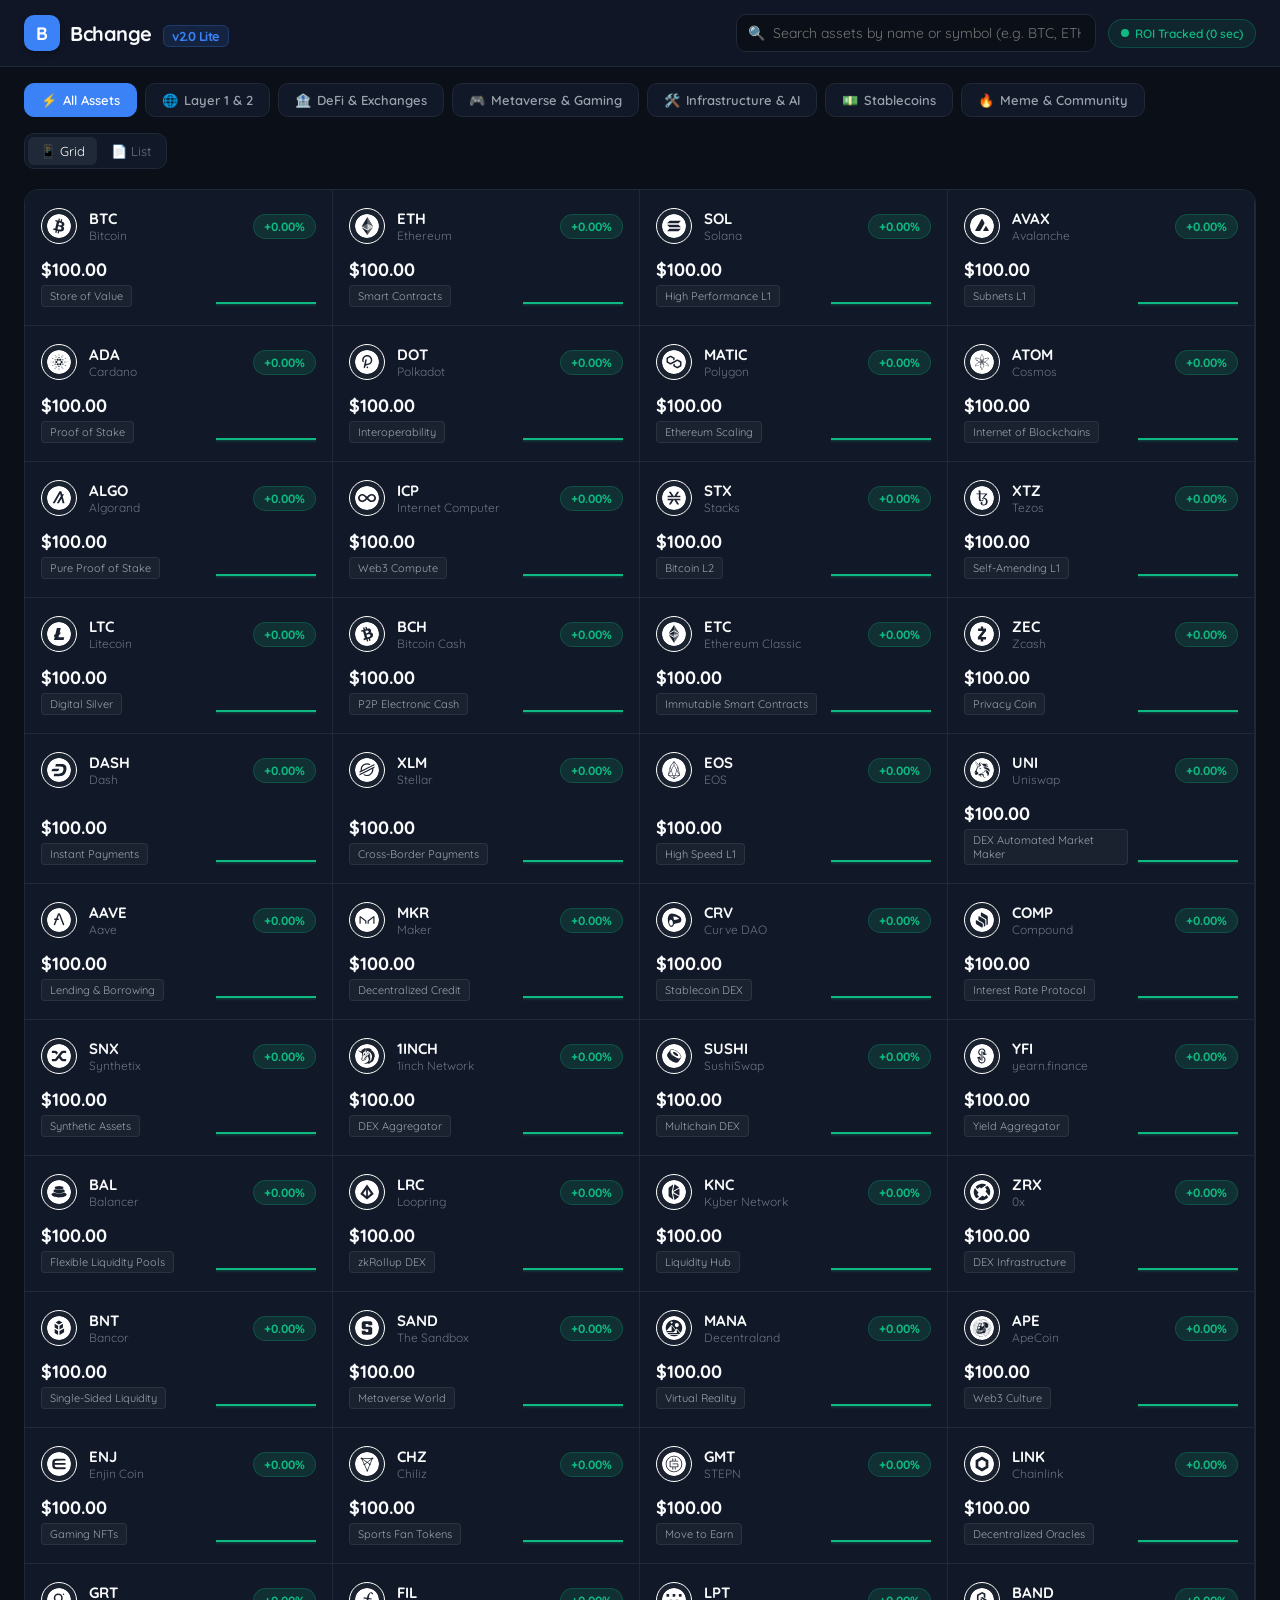
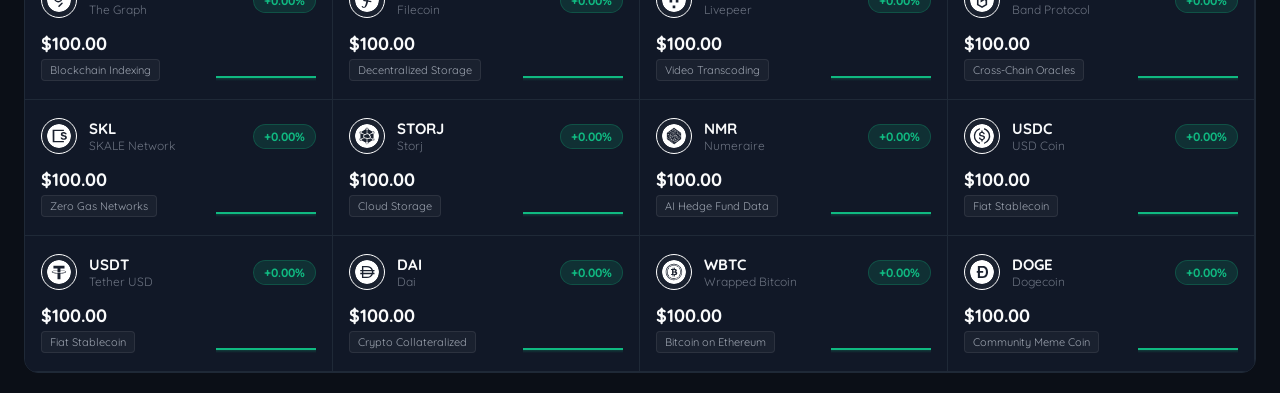
<file: index.html>
<!DOCTYPE html>
<html lang="en">
<head>
  <meta charset="UTF-8">
  <meta name="viewport" content="width=device-width, initial-scale=1.0">
  <meta http-equiv="X-UA-Compatible" content="ie=edge">
  <title>Bchange Lite v2 - Realtime Crypto Assets & AI Forecast</title>

  <!-- Typography -->
  <link rel="preconnect" href="https://fonts.googleapis.com">
  <link rel="preconnect" href="https://fonts.gstatic.com" crossorigin>
  <link href="https://fonts.googleapis.com/css2?family=Quicksand:wght@500;600;700&display=swap" rel="stylesheet">

  <!-- Icons -->
  <link rel="apple-touch-icon" sizes="180x180" href="./apple-icon-180x180.png">
  <link rel="icon" type="image/png" sizes="32x32" href="./favicon-32x32.png">
  <link rel="manifest" href="./manifest.json">
  <meta name="theme-color" content="#0B0F17">

  <!-- Stylesheet -->
  <link rel="stylesheet" href="./styles.css">
</head>
<body>

  <!-- Top Application Navigation Header -->
  <header class="app-header">
    <div class="header-container">
      <a href="index.html" class="brand-logo">
        <div class="brand-icon">B</div>
        <div class="brand-title">Bchange <span>v2.0 Lite</span></div>
      </a>

      <div class="header-actions">
        <!-- Live Realtime Search Bar -->
        <div class="search-box">
          <span class="search-icon">🔍</span>
          <input type="text" id="searchInput" placeholder="Search assets by name or symbol (e.g. BTC, ETH, AVAX)..." />
        </div>

        <!-- Live Ticker Connection Pill -->
        <div class="live-status-pill">
          <span class="pulse-dot"></span>
          <span id="roiDuration">ROI Tracked (0 sec)</span>
        </div>
      </div>
    </div>
  </header>

  <!-- Toolbar: Categorized Navigation & View Mode Controls -->
  <div class="toolbar-section">
    <div class="categories-bar" id="categoriesBar">
      <!-- Category pills injected dynamically -->
    </div>

    <div class="view-toggle">
      <button class="view-btn active" id="viewGridBtn" title="Grid View">📱 Grid</button>
      <button class="view-btn" id="viewListBtn" title="List View">📄 List</button>
    </div>
  </div>

  <!-- Main Content Area: Asset Cards / List Table -->
  <main class="main-content">
    <div id="assetsContainer" class="assets-grid">
      <!-- Loaded dynamically by app.js -->
    </div>
  </main>

  <!-- Modular Scripts -->
  <script src="./categories.js"></script>
  <script src="./chart.js"></script>
  <script src="./ai-research.js"></script>
  <script src="./app.js"></script>
</body>
</html>
</file>
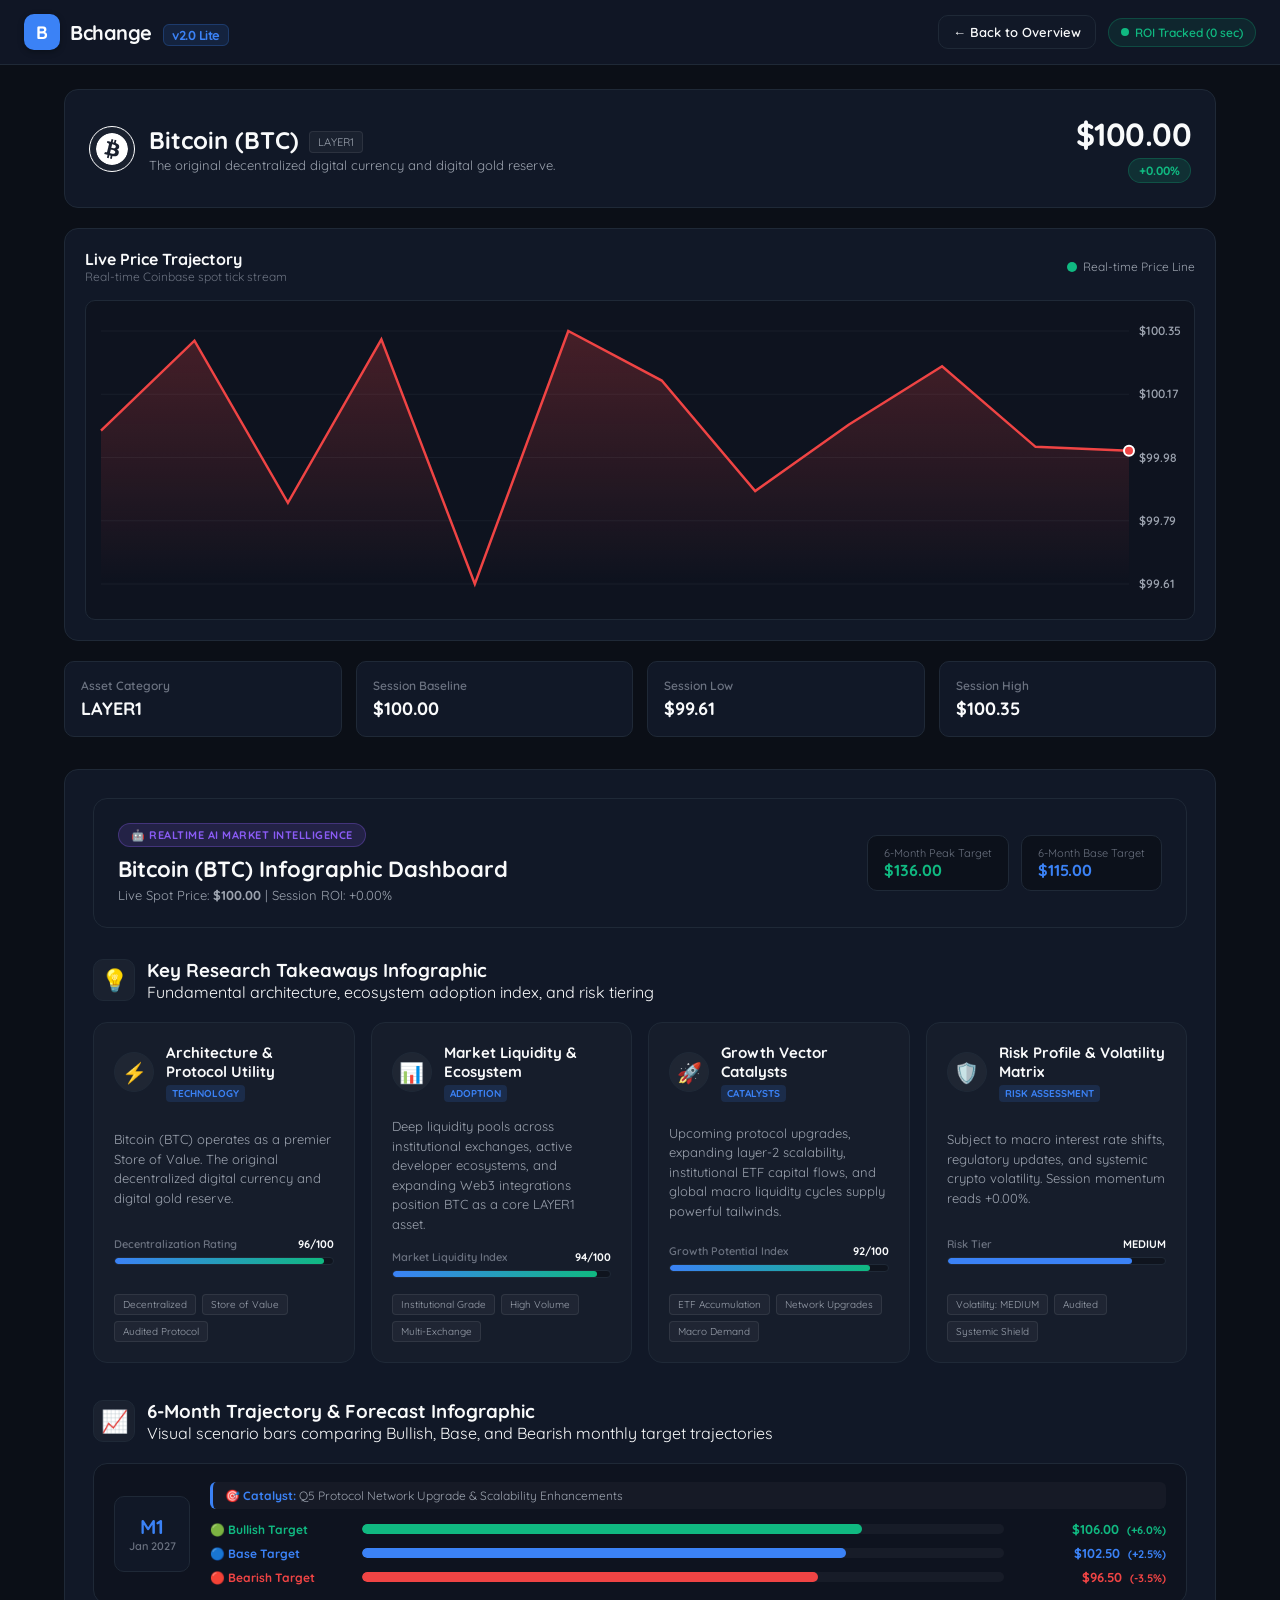
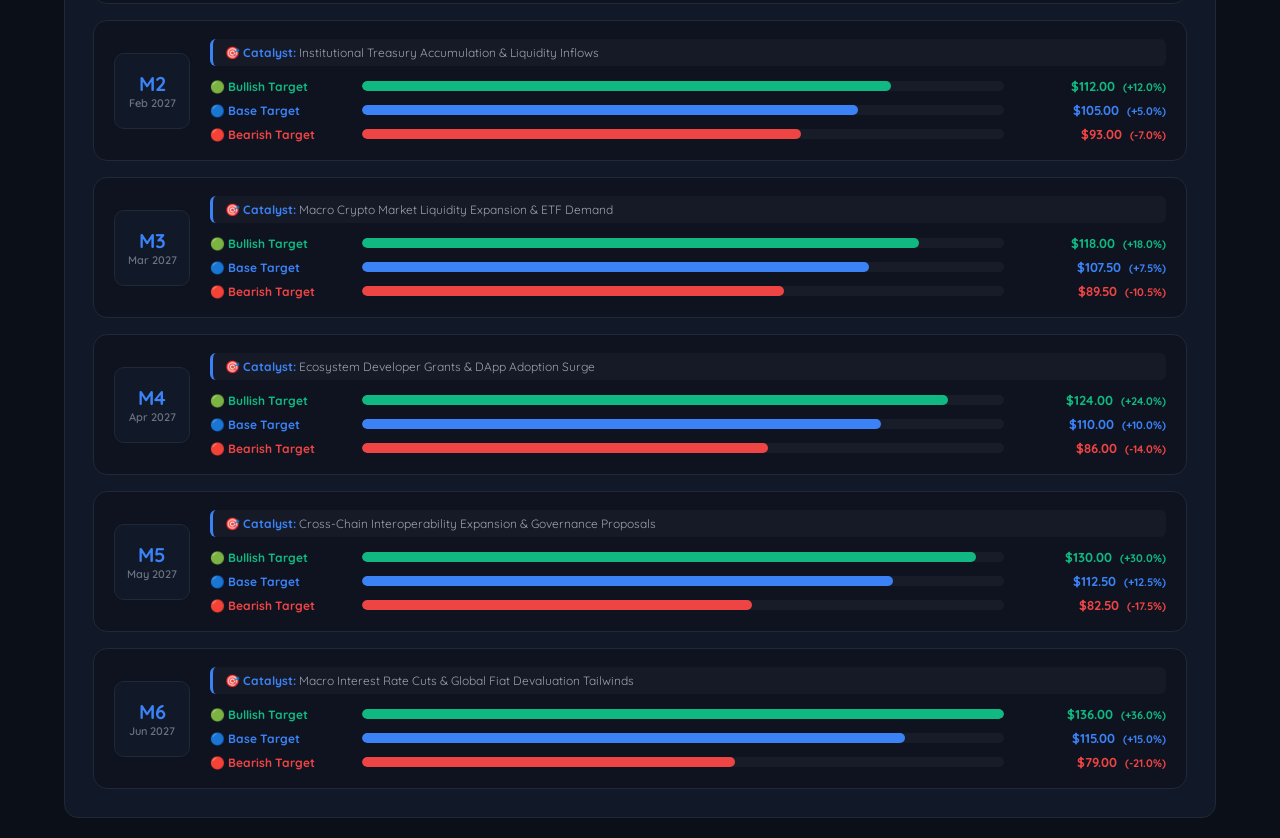
<file: detail.html>
<!DOCTYPE html>
<html lang="en">
<head>
  <meta charset="UTF-8">
  <meta name="viewport" content="width=device-width, initial-scale=1.0">
  <meta http-equiv="X-UA-Compatible" content="ie=edge">
  <title>Bchange Lite - Asset Detail & AI Forecast</title>

  <!-- Typography -->
  <link rel="preconnect" href="https://fonts.googleapis.com">
  <link rel="preconnect" href="https://fonts.gstatic.com" crossorigin>
  <link href="https://fonts.googleapis.com/css2?family=Quicksand:wght@500;600;700&display=swap" rel="stylesheet">

  <!-- Icons & CSS -->
  <link rel="icon" type="image/png" sizes="32x32" href="./favicon-32x32.png">
  <link rel="stylesheet" href="./styles.css">
</head>
<body>

  <!-- Header Navigation -->
  <header class="app-header">
    <div class="header-container">
      <a href="index.html" class="brand-logo">
        <div class="brand-icon">B</div>
        <div class="brand-title">Bchange <span>v2.0 Lite</span></div>
      </a>

      <div class="header-actions">
        <a href="index.html" class="btn-back">← Back to Overview</a>
        <div class="live-status-pill">
          <span class="pulse-dot"></span>
          <span id="roiDuration">ROI Tracked (0 sec)</span>
        </div>
      </div>
    </div>
  </header>

  <!-- Main Detail View Body -->
  <main class="main-content" style="margin-top: 24px; max-width: 1200px;">
    
    <!-- Asset Hero Header -->
    <div class="detail-hero-card">
      <div class="detail-hero-header">
        <div class="asset-info" style="gap: 14px;">
          <img id="detailLogo" class="asset-logo-lg" src="./favicon-32x32.png" alt="Coin Logo" />
          <div>
            <div style="display: flex; align-items: center; gap: 10px;">
              <h1 id="detailSymbol" class="detail-title">Asset Name</h1>
              <span id="detailCategoryBadge" class="asset-tag-pill">CATEGORY</span>
            </div>
            <p id="detailDescription" class="detail-subtitle">Loading asset information...</p>
          </div>
        </div>

        <div style="text-align: right;">
          <div id="detailPrice" class="detail-price-main">$0.00</div>
          <div style="display: flex; justify-content: flex-end; margin-top: 4px;">
            <span id="detailROI" class="roi-badge positive">+0.00%</span>
          </div>
        </div>
      </div>
    </div>

    <!-- Chart Container Section -->
    <div class="chart-card">
      <div class="chart-card-header">
        <div>
          <h3 class="chart-card-title">Live Price Trajectory</h3>
          <p class="chart-card-subtitle">Real-time Coinbase spot tick stream</p>
        </div>
        <div class="chart-legend">
          <span class="legend-dot"></span> Real-time Price Line
        </div>
      </div>

      <div class="chart-container-boxed">
        <canvas id="detailChartCanvas"></canvas>
      </div>
    </div>

    <!-- Stats Grid -->
    <div class="detail-stats-grid" style="margin-bottom: 32px;">
      <div class="stat-box">
        <div class="stat-label">Asset Category</div>
        <div class="stat-value" id="statCategory">LAYER 1</div>
      </div>
      <div class="stat-box">
        <div class="stat-label">Session Baseline</div>
        <div class="stat-value" id="statInitial">$0.00</div>
      </div>
      <div class="stat-box">
        <div class="stat-label">Session Low</div>
        <div class="stat-value" id="statLow">$0.00</div>
      </div>
      <div class="stat-box">
        <div class="stat-label">Session High</div>
        <div class="stat-value" id="statHigh">$0.00</div>
      </div>
    </div>

    <!-- Embedded Realtime AI Research & 6-Month Forecast Container -->
    <div id="aiResearchContainer" class="ai-embedded-card">
      <!-- Rendered dynamically by detail.js & ai-research.js -->
    </div>

  </main>

  <!-- Modular Scripts -->
  <script src="./categories.js"></script>
  <script src="./chart.js"></script>
  <script src="./ai-research.js"></script>
  <script src="./detail.js"></script>
</body>
</html>
</file>
<file: styles.css>
/* Modern Ultra-Clean Responsive Styling for Bchange Lite v2 */

:root {
  --bg-primary: #0B0F17;
  --bg-card: #111827;
  --bg-card-hover: #1F293D;
  --border-color: #1F2937;
  --text-primary: #F9FAFB;
  --text-secondary: #9CA3AF;
  --text-muted: #6B7280;
  --accent-blue: #3B82F6;
  --accent-blue-hover: #2563EB;
  --emerald-green: #10B981;
  --emerald-bg: rgba(16, 185, 129, 0.15);
  --crimson-red: #EF4444;
  --crimson-bg: rgba(239, 68, 68, 0.15);
  --purple-glow: #8B5CF6;
  --radius-sm: 6px;
  --radius-md: 10px;
  --radius-lg: 14px;
  --shadow-main: 0 4px 16px rgba(0, 0, 0, 0.3);
  --font-family: 'Quicksand', -apple-system, BlinkMacSystemFont, sans-serif;
}

* {
  box-sizing: border-box;
  margin: 0;
  padding: 0;
  font-family: var(--font-family);
  -webkit-font-smoothing: antialiased;
}

body {
  background-color: var(--bg-primary);
  color: var(--text-primary);
  min-height: 100vh;
  display: flex;
  flex-direction: column;
}

/* Header & Top Navigation */
.app-header {
  background: rgba(17, 24, 39, 0.9);
  backdrop-filter: blur(12px);
  border-bottom: 1px solid var(--border-color);
  position: sticky;
  top: 0;
  z-index: 100;
  padding: 14px 24px;
}

.header-container {
  max-width: 1300px;
  margin: 0 auto;
  display: flex;
  align-items: center;
  justify-content: space-between;
  gap: 16px;
  flex-wrap: wrap;
}

.brand-logo {
  display: flex;
  align-items: center;
  gap: 10px;
  text-decoration: none;
  color: var(--text-primary);
}

.brand-icon {
  width: 36px;
  height: 36px;
  background: var(--accent-blue);
  border-radius: var(--radius-md);
  display: flex;
  align-items: center;
  justify-content: center;
  font-weight: 700;
  font-size: 18px;
  color: #FFF;
  box-shadow: 0 2px 6px rgba(0, 0, 0, 0.3);
}

.brand-title {
  font-size: 20px;
  font-weight: 700;
  letter-spacing: -0.5px;
}

.brand-title span {
  color: var(--accent-blue);
  font-size: 13px;
  background: rgba(59, 130, 246, 0.12);
  padding: 2px 8px;
  border-radius: var(--radius-sm);
  margin-left: 6px;
  border: 1px solid rgba(59, 130, 246, 0.25);
}

.btn-back {
  display: inline-flex;
  align-items: center;
  gap: 6px;
  background: var(--bg-card);
  border: 1px solid var(--border-color);
  color: var(--text-primary);
  padding: 8px 14px;
  border-radius: var(--radius-md);
  font-size: 13px;
  font-weight: 600;
  text-decoration: none;
  transition: all 0.2s ease;
}

.btn-back:hover {
  background: var(--bg-card-hover);
  border-color: var(--accent-blue);
}

/* Search Box */
.header-actions {
  display: flex;
  align-items: center;
  gap: 12px;
  flex: 1;
  max-width: 650px;
  justify-content: flex-end;
}

.search-box {
  position: relative;
  width: 100%;
  max-width: 360px;
}

.search-box input {
  width: 100%;
  padding: 9px 14px 9px 36px;
  background: var(--bg-primary);
  border: 1px solid var(--border-color);
  border-radius: var(--radius-md);
  color: var(--text-primary);
  font-size: 14px;
  outline: none;
  transition: all 0.2s ease;
}

.search-box input:focus {
  border-color: var(--accent-blue);
  box-shadow: 0 0 0 3px rgba(59, 130, 246, 0.15);
}

.search-icon {
  position: absolute;
  left: 12px;
  top: 50%;
  transform: translateY(-50%);
  color: var(--text-muted);
  font-size: 14px;
  pointer-events: none;
}

.live-status-pill {
  display: flex;
  align-items: center;
  gap: 6px;
  background: rgba(16, 185, 129, 0.1);
  border: 1px solid rgba(16, 185, 129, 0.25);
  padding: 6px 12px;
  border-radius: 20px;
  font-size: 12px;
  font-weight: 600;
  color: var(--emerald-green);
  white-space: nowrap;
}

.pulse-dot {
  width: 8px;
  height: 8px;
  background-color: var(--emerald-green);
  border-radius: 50%;
  animation: pulse 1.8s infinite;
}

@keyframes pulse {
  0% { transform: scale(0.95); box-shadow: 0 0 0 0 rgba(16, 185, 129, 0.5); }
  70% { transform: scale(1); box-shadow: 0 0 0 6px rgba(16, 185, 129, 0); }
  100% { transform: scale(0.95); box-shadow: 0 0 0 0 rgba(16, 185, 129, 0); }
}

/* Category Toolbar */
.toolbar-section {
  max-width: 1300px;
  width: 100%;
  margin: 16px auto 0;
  padding: 0 24px;
  display: flex;
  align-items: center;
  justify-content: space-between;
  gap: 12px;
  flex-wrap: wrap;
}

.categories-bar {
  display: flex;
  align-items: center;
  gap: 8px;
  overflow-x: auto;
  padding-bottom: 4px;
  scrollbar-width: thin;
}

.category-btn {
  background: var(--bg-card);
  border: 1px solid var(--border-color);
  color: var(--text-secondary);
  padding: 8px 16px;
  border-radius: var(--radius-md);
  font-size: 13px;
  font-weight: 600;
  cursor: pointer;
  white-space: nowrap;
  display: flex;
  align-items: center;
  gap: 6px;
  transition: all 0.2s ease;
}

.category-btn:hover {
  background: var(--bg-card-hover);
  color: var(--text-primary);
}

.category-btn.active {
  background: var(--accent-blue);
  color: #FFF;
  border-color: var(--accent-blue);
}

.view-toggle {
  display: flex;
  background: var(--bg-card);
  border: 1px solid var(--border-color);
  border-radius: var(--radius-md);
  padding: 3px;
  gap: 2px;
}

.view-btn {
  background: transparent;
  border: none;
  color: var(--text-muted);
  padding: 6px 12px;
  border-radius: var(--radius-sm);
  cursor: pointer;
  font-size: 13px;
  transition: all 0.2s ease;
}

.view-btn.active {
  background: var(--border-color);
  color: var(--text-primary);
}

/* Main Layout */
.main-content {
  max-width: 1300px;
  width: 100%;
  margin: 20px auto;
  padding: 0 24px;
  flex: 1;
}

/* UNIFIED SHARED BORDER GRID LAYOUT */
.assets-grid {
  display: grid;
  grid-template-columns: repeat(auto-fill, minmax(260px, 1fr));
  gap: 0;
  background: var(--bg-card);
  border: 1px solid var(--border-color);
  border-radius: var(--radius-lg);
  overflow: hidden;
}

.asset-card {
  background: var(--bg-card);
  border: none;
  border-right: 1px solid var(--border-color);
  border-bottom: 1px solid var(--border-color);
  border-radius: 0;
  padding: 18px 16px;
  cursor: pointer;
  transition: background 0.2s ease;
  display: flex;
  flex-direction: column;
  justify-content: space-between;
  gap: 14px;
}

.asset-card:hover {
  background: var(--bg-card-hover);
}

.asset-card:hover .asset-logo {
  border-color: var(--accent-blue);
}

.asset-card-top {
  display: flex;
  align-items: center;
  justify-content: space-between;
}

.asset-info {
  display: flex;
  align-items: center;
  gap: 12px;
}

/* SUBTLE CLEAN LOGO ICONS */
.asset-logo {
  width: 36px;
  height: 36px;
  object-fit: contain;
  border-radius: 50%;
  background: rgba(255, 255, 255, 0.04);
  border: 1px solid var(--border-color);
  padding: 5px;
  filter: brightness(0) invert(1);
  transition: all 0.2s ease;
}

.asset-logo-lg {
  width: 46px;
  height: 46px;
  object-fit: contain;
  border-radius: 50%;
  background: rgba(255, 255, 255, 0.04);
  border: 1px solid var(--border-color);
  padding: 6px;
  filter: brightness(0) invert(1);
}

.asset-symbol {
  font-size: 15px;
  font-weight: 700;
  color: var(--text-primary);
}

.asset-name {
  font-size: 12px;
  color: var(--text-muted);
}

.roi-badge {
  padding: 4px 10px;
  border-radius: 20px;
  font-size: 12px;
  font-weight: 700;
  display: inline-flex;
  align-items: center;
}

.roi-badge.positive {
  background: var(--emerald-bg);
  color: var(--emerald-green);
  border: 1px solid rgba(16, 185, 129, 0.25);
}

.roi-badge.negative {
  background: var(--crimson-bg);
  color: var(--crimson-red);
  border: 1px solid rgba(239, 68, 68, 0.25);
}

.asset-card-bottom {
  display: flex;
  align-items: flex-end;
  justify-content: space-between;
  gap: 10px;
}

.price-display {
  font-size: 18px;
  font-weight: 700;
  color: var(--text-primary);
}

.sparkline-wrapper {
  flex-shrink: 0;
}

.asset-tag-pill {
  font-size: 11px;
  color: var(--text-secondary);
  background: rgba(255, 255, 255, 0.04);
  padding: 3px 8px;
  border-radius: 4px;
  border: 1px solid rgba(255, 255, 255, 0.08);
  display: inline-block;
  margin-top: 4px;
}

/* List Table Layout */
.assets-list-container {
  background: var(--bg-card);
  border: 1px solid var(--border-color);
  border-radius: var(--radius-lg);
  overflow: hidden;
}

.list-table-header {
  display: grid;
  grid-template-columns: 40px 2.5fr 1.5fr 1fr 1.5fr 1.2fr;
  align-items: center;
  padding: 14px 20px;
  background: rgba(255, 255, 255, 0.02);
  border-bottom: 1px solid var(--border-color);
  font-size: 13px;
  font-weight: 700;
  color: var(--text-muted);
}

.assets-list {
  display: flex;
  flex-direction: column;
}

.asset-list-row {
  display: grid;
  grid-template-columns: 40px 2.5fr 1.5fr 1fr 1.5fr 1.2fr;
  align-items: center;
  padding: 12px 20px;
  border-bottom: 1px solid var(--border-color);
  cursor: pointer;
  transition: all 0.2s ease;
}

.asset-list-row:last-child {
  border-bottom: none;
}

.asset-list-row:hover {
  background: var(--bg-card-hover);
}

.asset-list-row:hover .asset-logo {
  border-color: var(--accent-blue);
}

.row-rank {
  font-size: 13px;
  font-weight: 600;
  color: var(--text-muted);
}

.btn-detail-link {
  background: rgba(59, 130, 246, 0.12);
  color: var(--accent-blue);
  border: 1px solid rgba(59, 130, 246, 0.25);
  padding: 6px 12px;
  border-radius: var(--radius-sm);
  font-size: 12px;
  font-weight: 700;
  text-decoration: none;
  display: inline-block;
  transition: all 0.2s ease;
}

.btn-detail-link:hover {
  background: var(--accent-blue);
  color: #FFF;
}

/* Detail Hero Section */
.detail-hero-card {
  background: var(--bg-card);
  border: 1px solid var(--border-color);
  border-radius: var(--radius-lg);
  padding: 24px;
  margin-bottom: 20px;
}

.detail-hero-header {
  display: flex;
  align-items: center;
  justify-content: space-between;
  flex-wrap: wrap;
  gap: 16px;
}

.detail-title {
  font-size: 24px;
  font-weight: 700;
  color: var(--text-primary);
}

.detail-subtitle {
  font-size: 13px;
  color: var(--text-secondary);
  margin-top: 2px;
}

.detail-price-main {
  font-size: 32px;
  font-weight: 700;
  color: var(--text-primary);
  letter-spacing: -0.5px;
}

/* Chart Container Boxed */
.chart-card {
  background: var(--bg-card);
  border: 1px solid var(--border-color);
  border-radius: var(--radius-lg);
  padding: 20px;
  margin-bottom: 20px;
}

.chart-card-header {
  display: flex;
  align-items: center;
  justify-content: space-between;
  margin-bottom: 16px;
}

.chart-card-title {
  font-size: 16px;
  font-weight: 700;
}

.chart-card-subtitle {
  font-size: 12px;
  color: var(--text-muted);
}

.chart-legend {
  font-size: 12px;
  color: var(--text-secondary);
  display: flex;
  align-items: center;
  gap: 6px;
}

.legend-dot {
  width: 10px;
  height: 10px;
  background-color: var(--emerald-green);
  border-radius: 50%;
}

.chart-container-boxed {
  width: 100%;
  height: 320px;
  background: rgba(0, 0, 0, 0.2);
  border: 1px solid var(--border-color);
  border-radius: var(--radius-md);
  position: relative;
  overflow: hidden;
}

.chart-container-boxed canvas {
  width: 100%;
  height: 100%;
  display: block;
}

/* Detail Stats Grid */
.detail-stats-grid {
  display: grid;
  grid-template-columns: repeat(auto-fit, minmax(200px, 1fr));
  gap: 14px;
}

.stat-box {
  background: var(--bg-card);
  border: 1px solid var(--border-color);
  border-radius: var(--radius-md);
  padding: 16px;
}

.stat-label {
  font-size: 12px;
  color: var(--text-muted);
  margin-bottom: 4px;
  font-weight: 600;
}

.stat-value {
  font-size: 18px;
  font-weight: 700;
  color: var(--text-primary);
}

/* ========================================================= */
/* INFOGRAPHIC STYLING ENGINE FOR AI RESEARCH & FORECAST */
/* ========================================================= */

.ai-embedded-card {
  background: var(--bg-card);
  border: 1px solid var(--border-color);
  border-radius: var(--radius-lg);
  padding: 28px;
  margin-top: 24px;
}

.infographic-main-banner {
  background: var(--bg-card);
  border: 1px solid var(--border-color);
  border-radius: var(--radius-lg);
  padding: 24px;
  display: flex;
  align-items: center;
  justify-content: space-between;
  gap: 20px;
  flex-wrap: wrap;
  margin-bottom: 30px;
}

.banner-badge {
  background: rgba(139, 92, 246, 0.15);
  border: 1px solid rgba(139, 92, 246, 0.3);
  color: var(--purple-glow);
  padding: 4px 12px;
  border-radius: 20px;
  font-size: 11px;
  font-weight: 700;
  letter-spacing: 0.5px;
  display: inline-block;
  margin-bottom: 8px;
}

.banner-title-area h2 {
  font-size: 22px;
  font-weight: 700;
  margin-bottom: 4px;
}

.banner-title-area p {
  font-size: 13px;
  color: var(--text-secondary);
}

.banner-summary-stats {
  display: flex;
  gap: 12px;
  flex-wrap: wrap;
}

.summary-stat-chip {
  background: rgba(0, 0, 0, 0.3);
  border: 1px solid var(--border-color);
  border-radius: var(--radius-md);
  padding: 10px 16px;
  display: flex;
  flex-direction: column;
}

.chip-title {
  font-size: 11px;
  color: var(--text-muted);
}

.chip-value {
  font-size: 16px;
  font-weight: 700;
}

.chip-value.positive { color: var(--emerald-green); }
.chip-value.neutral { color: var(--accent-blue); }

.section-header-box {
  display: flex;
  align-items: center;
  gap: 12px;
  margin-bottom: 20px;
}

.section-icon {
  font-size: 22px;
  background: rgba(255, 255, 255, 0.04);
  border: 1px solid var(--border-color);
  width: 42px;
  height: 42px;
  border-radius: var(--radius-md);
  display: flex;
  align-items: center;
  justify-content: center;
}

/* Key Research Infographics Grid */
.infographics-grid {
  display: grid;
  grid-template-columns: repeat(auto-fit, minmax(260px, 1fr));
  gap: 16px;
}

.infographic-card {
  background: rgba(255, 255, 255, 0.02);
  border: 1px solid var(--border-color);
  border-radius: var(--radius-lg);
  padding: 20px;
  display: flex;
  flex-direction: column;
  justify-content: space-between;
  gap: 16px;
  transition: all 0.2s ease;
}

.infographic-card:hover {
  border-color: var(--accent-blue);
  background: rgba(255, 255, 255, 0.035);
}

.infographic-card-header {
  display: flex;
  align-items: center;
  gap: 12px;
}

.infographic-icon-badge {
  font-size: 20px;
  background: rgba(255, 255, 255, 0.04);
  border: 1px solid var(--border-color);
  width: 40px;
  height: 40px;
  border-radius: 50%;
  display: flex;
  align-items: center;
  justify-content: center;
  flex-shrink: 0;
}

.infographic-card-title {
  font-size: 15px;
  font-weight: 700;
  color: var(--text-primary);
}

.infographic-tag-pill {
  font-size: 10px;
  background: rgba(59, 130, 246, 0.15);
  color: var(--accent-blue);
  padding: 2px 6px;
  border-radius: 4px;
  text-transform: uppercase;
  font-weight: 700;
}

.infographic-card-body {
  font-size: 13px;
  color: var(--text-secondary);
  line-height: 1.5;
}

/* Progress / Score Meter Graphic */
.infographic-meter-section {
  display: flex;
  flex-direction: column;
  gap: 6px;
}

.meter-header {
  display: flex;
  justify-content: space-between;
  font-size: 11px;
  color: var(--text-muted);
  font-weight: 600;
}

.meter-score {
  color: var(--text-primary);
  font-weight: 700;
}

.meter-track {
  width: 100%;
  height: 8px;
  background: rgba(0, 0, 0, 0.3);
  border-radius: 10px;
  overflow: hidden;
  border: 1px solid var(--border-color);
}

.meter-fill {
  height: 100%;
  border-radius: 10px;
  transition: width 0.8s ease;
}

.infographic-chip-row {
  display: flex;
  gap: 6px;
  flex-wrap: wrap;
}

.chip {
  font-size: 10px;
  background: rgba(255, 255, 255, 0.04);
  color: var(--text-secondary);
  padding: 3px 8px;
  border-radius: 4px;
  border: 1px solid rgba(255, 255, 255, 0.08);
}

/* 6-Month Timeline Infographics */
.forecast-timeline-list {
  display: flex;
  flex-direction: column;
  gap: 16px;
}

.forecast-infographic-item {
  background: rgba(0, 0, 0, 0.2);
  border: 1px solid var(--border-color);
  border-radius: var(--radius-lg);
  padding: 18px 20px;
  display: flex;
  gap: 20px;
  align-items: center;
  flex-wrap: wrap;
}

.month-info-badge {
  background: var(--bg-card);
  border: 1px solid var(--border-color);
  width: 76px;
  height: 76px;
  border-radius: var(--radius-md);
  display: flex;
  flex-direction: column;
  align-items: center;
  justify-content: center;
  flex-shrink: 0;
}

.month-number {
  font-size: 20px;
  font-weight: 700;
  color: var(--accent-blue);
}

.month-label-sub {
  font-size: 11px;
  color: var(--text-muted);
  font-weight: 600;
}

.forecast-bars-container {
  flex: 1;
  display: flex;
  flex-direction: column;
  gap: 8px;
  min-width: 280px;
}

.driver-banner {
  font-size: 12px;
  color: var(--text-secondary);
  background: rgba(255, 255, 255, 0.03);
  padding: 6px 12px;
  border-radius: var(--radius-sm);
  border-left: 3px solid var(--accent-blue);
  margin-bottom: 4px;
}

.driver-banner span {
  font-weight: 700;
  color: var(--accent-blue);
}

.infographic-bar-row {
  display: grid;
  grid-template-columns: 140px 1fr 150px;
  align-items: center;
  gap: 12px;
}

.bar-label {
  font-size: 12px;
  font-weight: 700;
}

.bar-label.bull { color: var(--emerald-green); }
.bar-label.base { color: var(--accent-blue); }
.bar-label.bear { color: var(--crimson-red); }

.bar-track {
  width: 100%;
  height: 10px;
  background: rgba(255, 255, 255, 0.04);
  border-radius: 6px;
  overflow: hidden;
}

.bar-fill {
  height: 100%;
  border-radius: 6px;
  transition: width 0.6s cubic-bezier(0.16, 1, 0.3, 1);
}

.bar-fill.bull { background: #10B981; }
.bar-fill.base { background: #3B82F6; }
.bar-fill.bear { background: #EF4444; }

.bar-val {
  font-size: 13px;
  font-weight: 700;
  text-align: right;
}

.bar-val small {
  font-size: 11px;
  margin-left: 4px;
}

.bar-val.bull { color: var(--emerald-green); }
.bar-val.base { color: var(--accent-blue); }
.bar-val.bear { color: var(--crimson-red); }

/* Responsive Breakpoints */
@media (max-width: 768px) {
  .header-container {
    flex-direction: column;
    align-items: stretch;
  }
  .header-actions {
    max-width: 100%;
  }
  .list-table-header {
    display: none;
  }
  .asset-list-row {
    grid-template-columns: 1fr 1fr;
    gap: 8px;
  }
  .asset-list-row .sparkline-wrapper,
  .asset-list-row .row-rank {
    display: none;
  }
  .infographic-bar-row {
    grid-template-columns: 1fr;
    gap: 4px;
  }
  .bar-val {
    text-align: left;
  }
}
</file>
